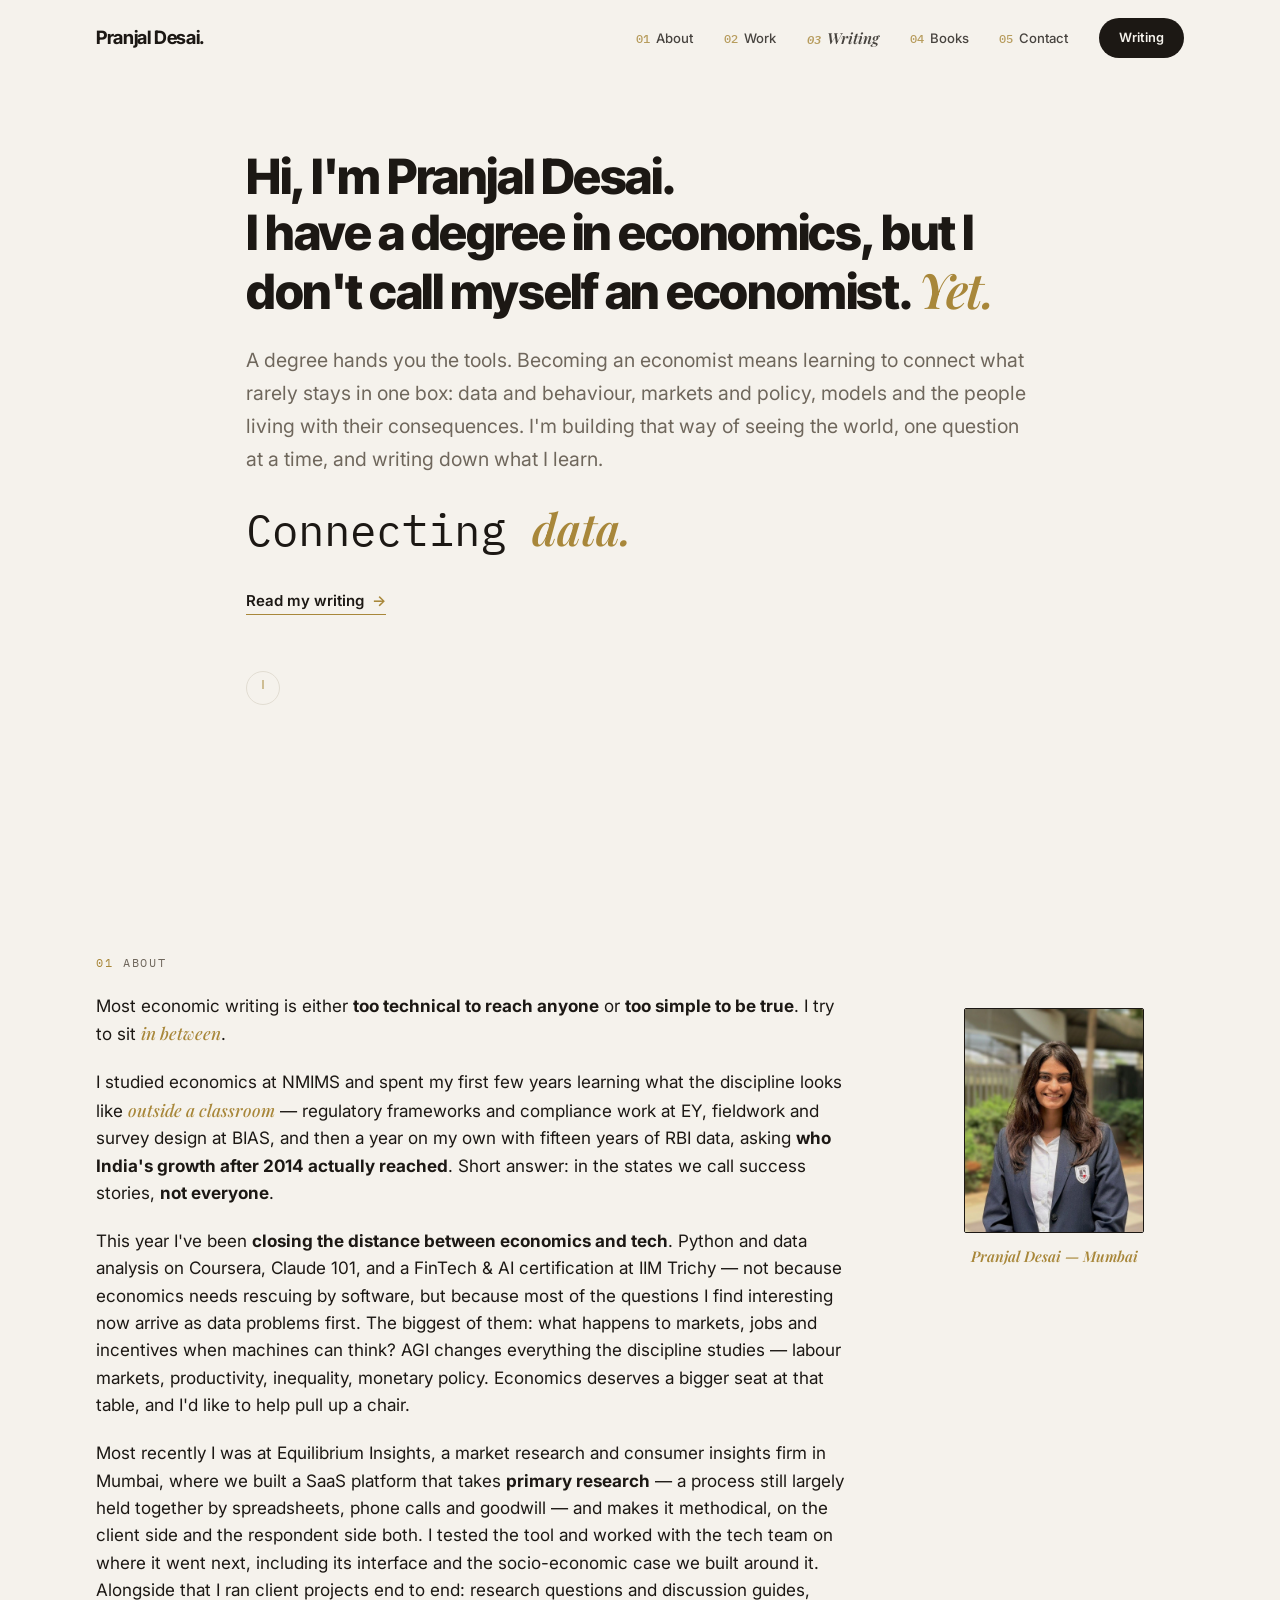
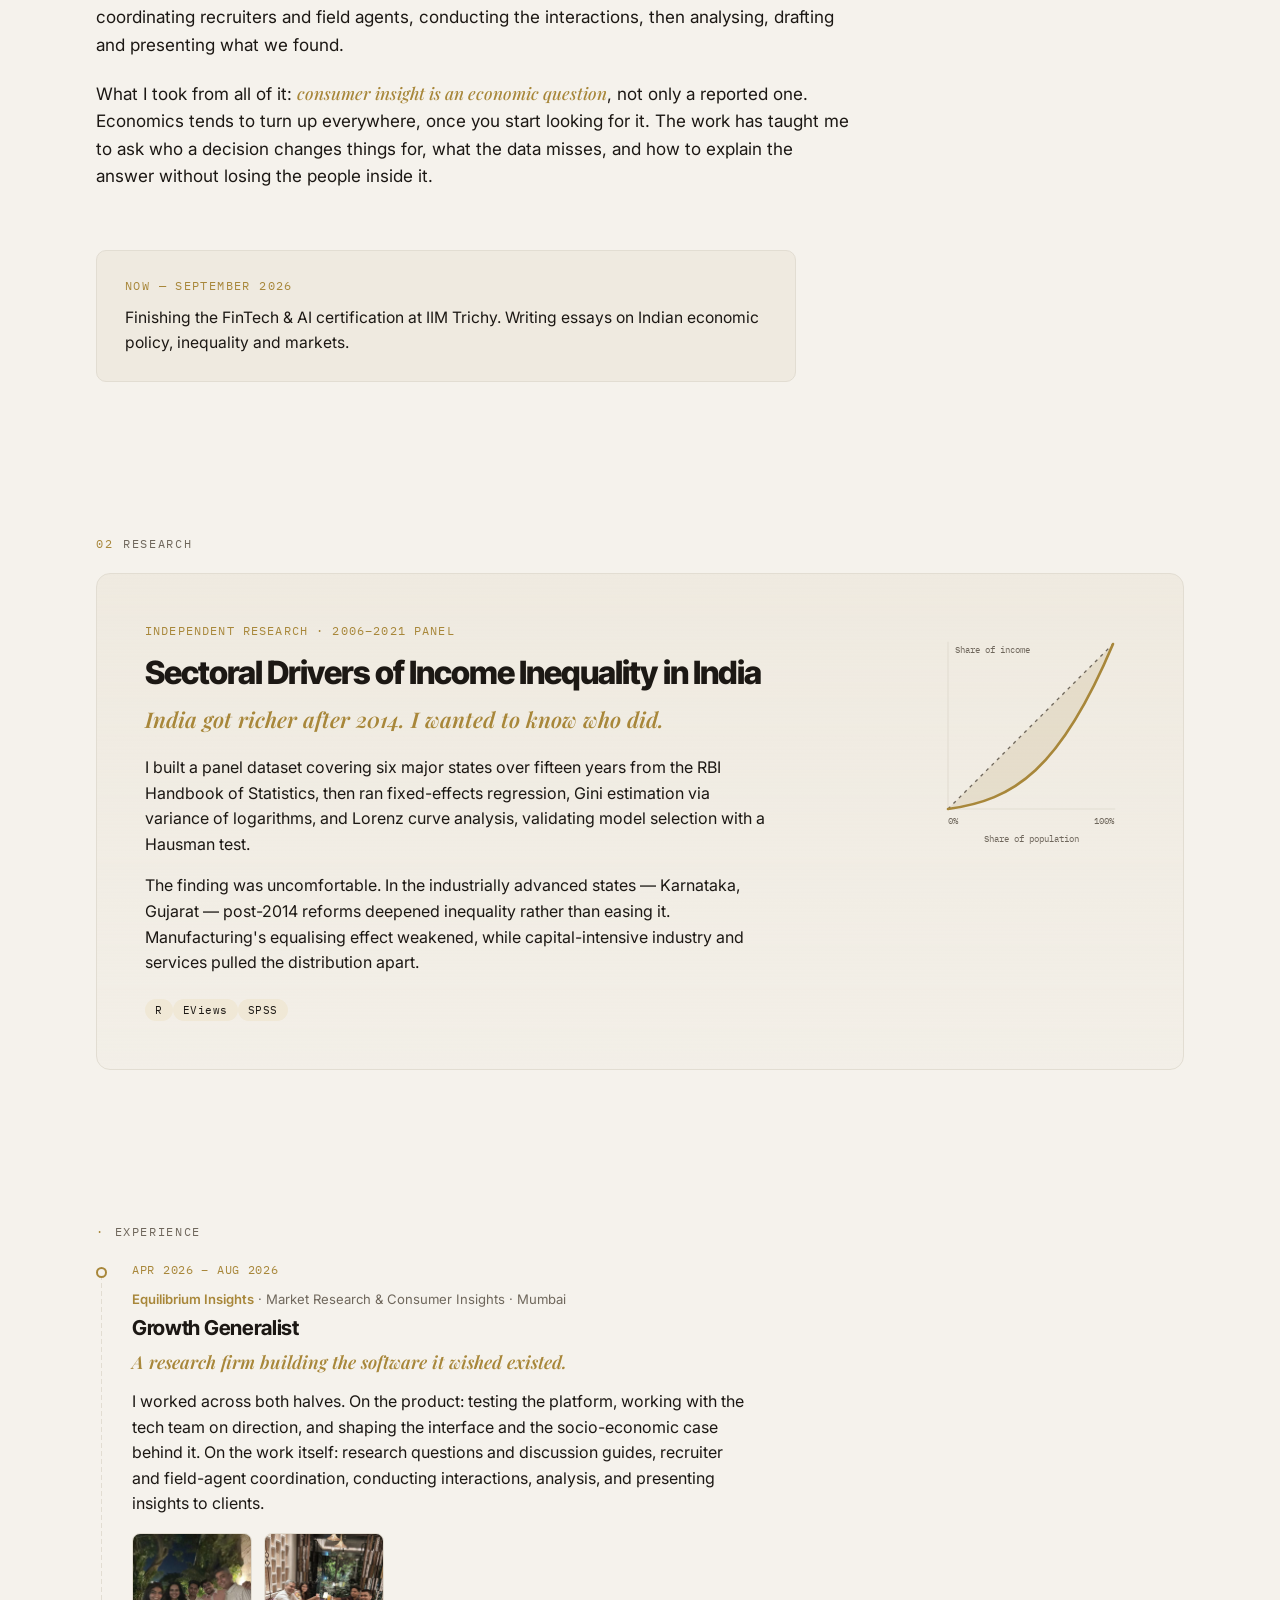
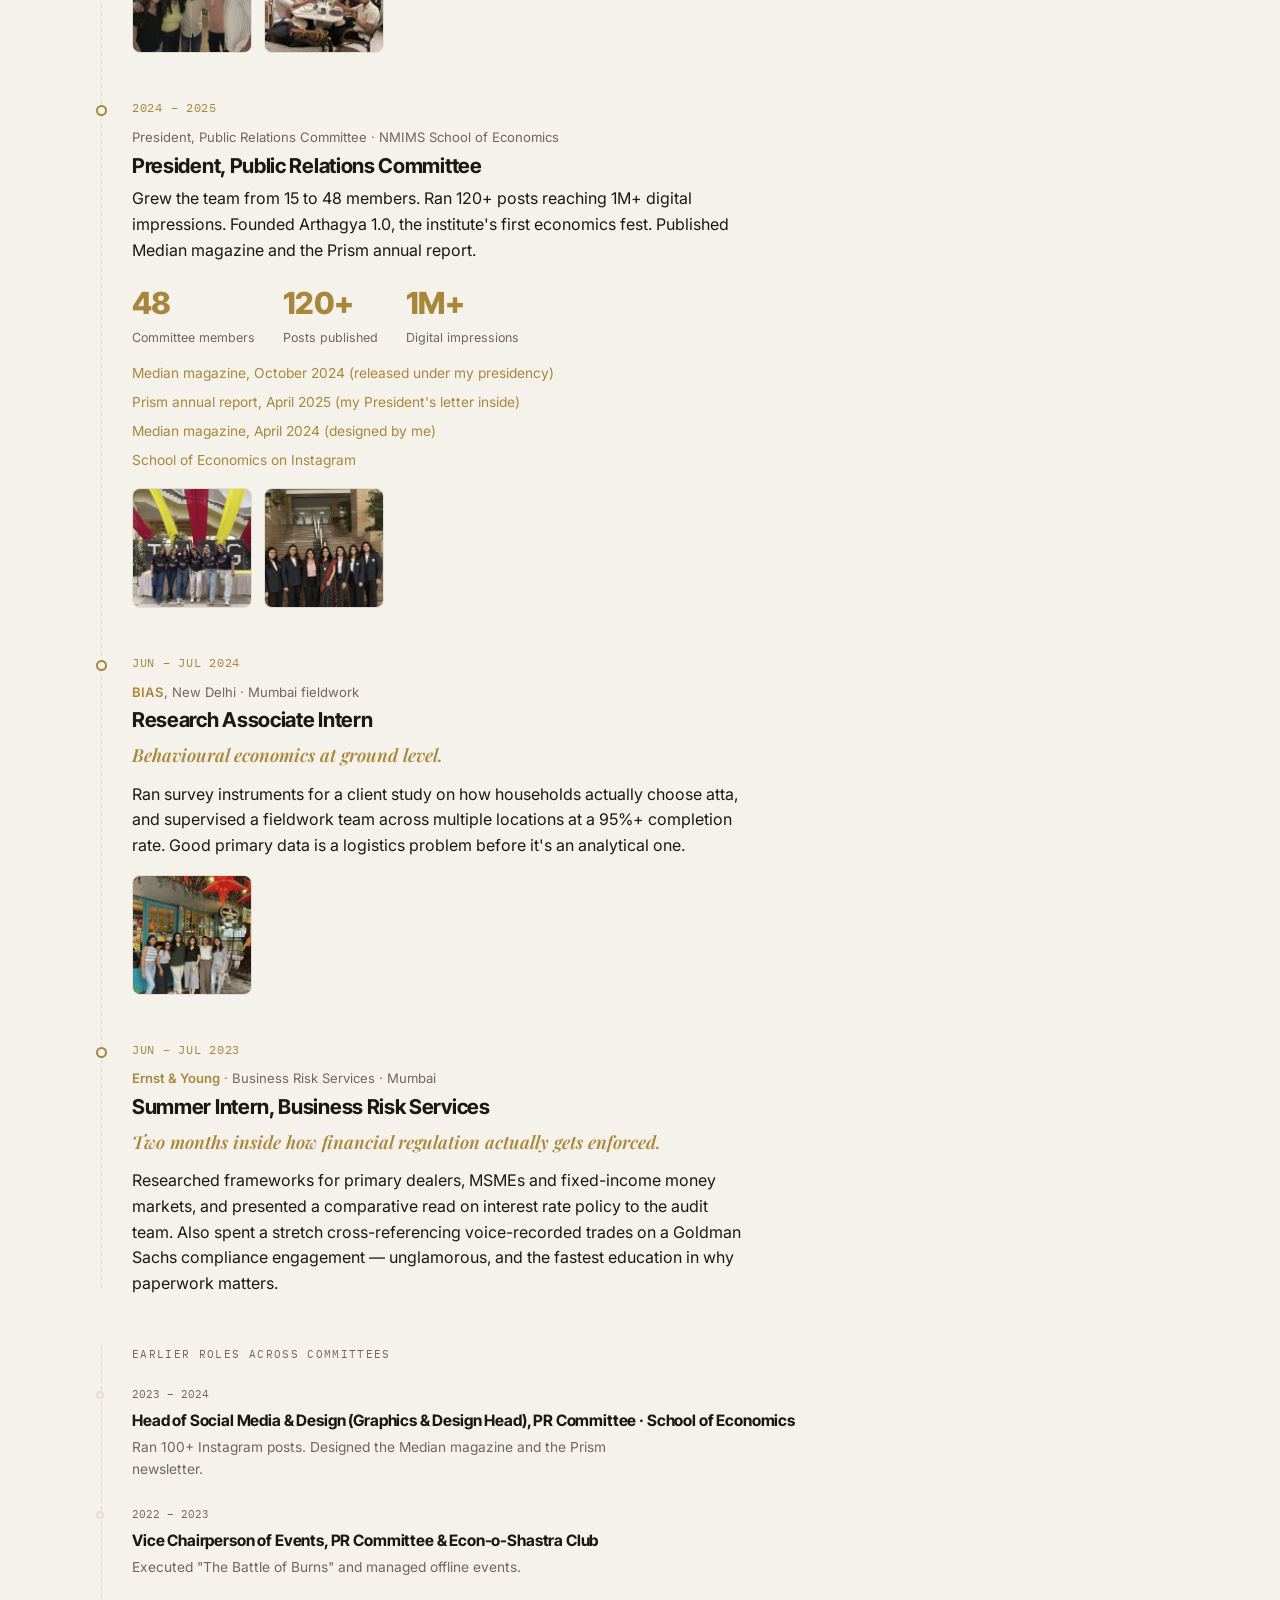
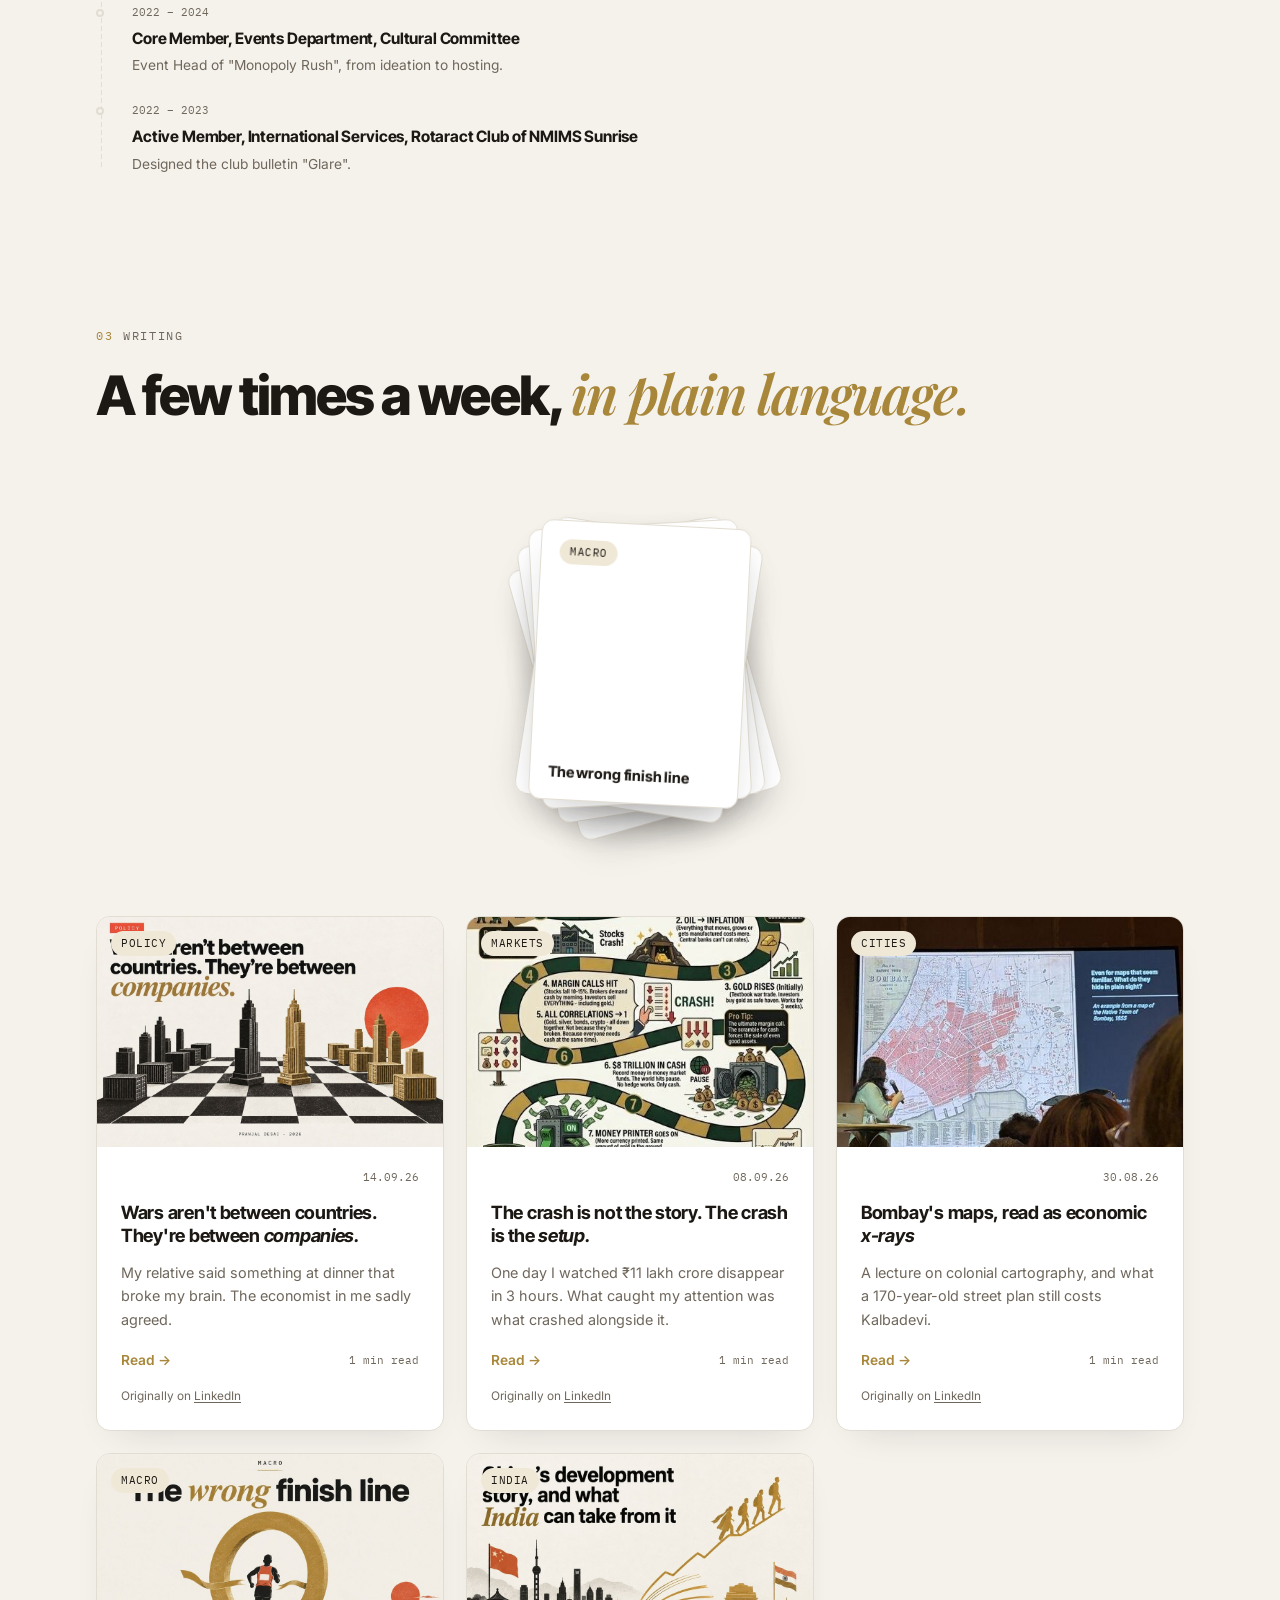
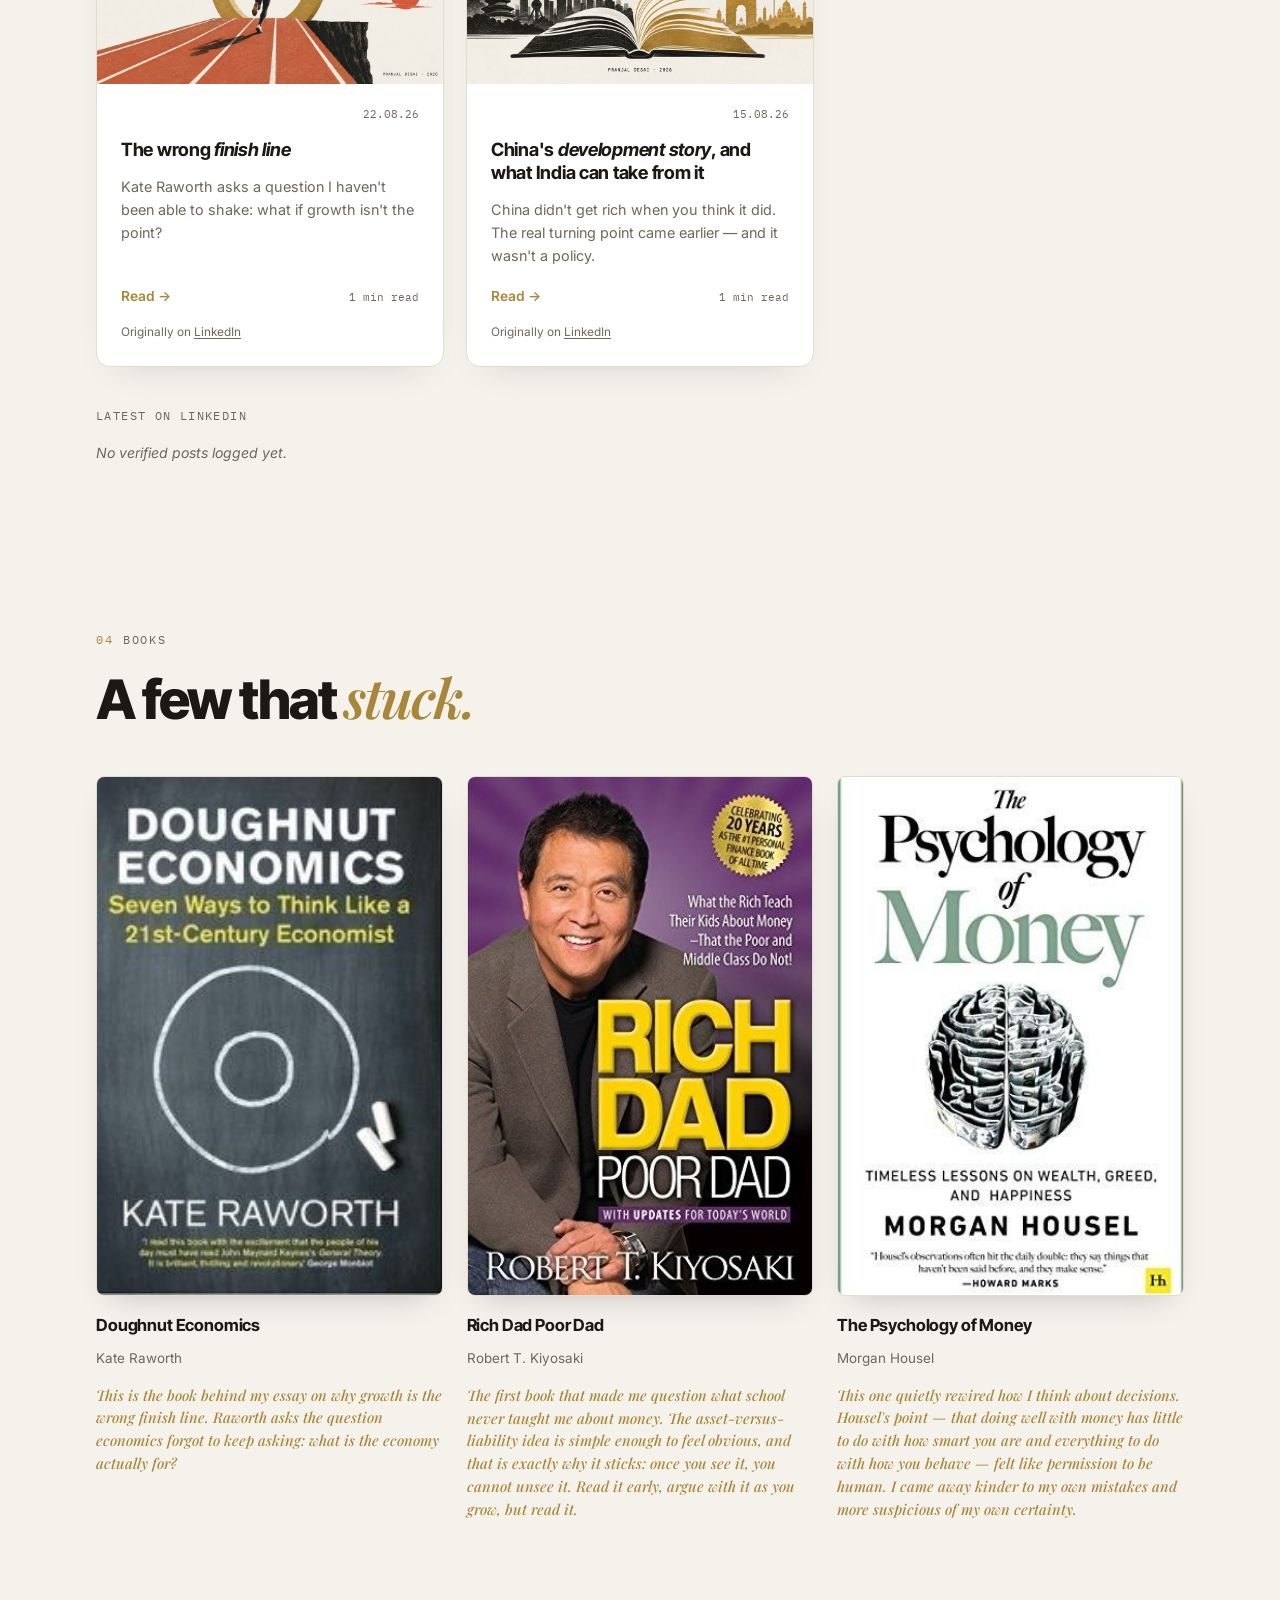
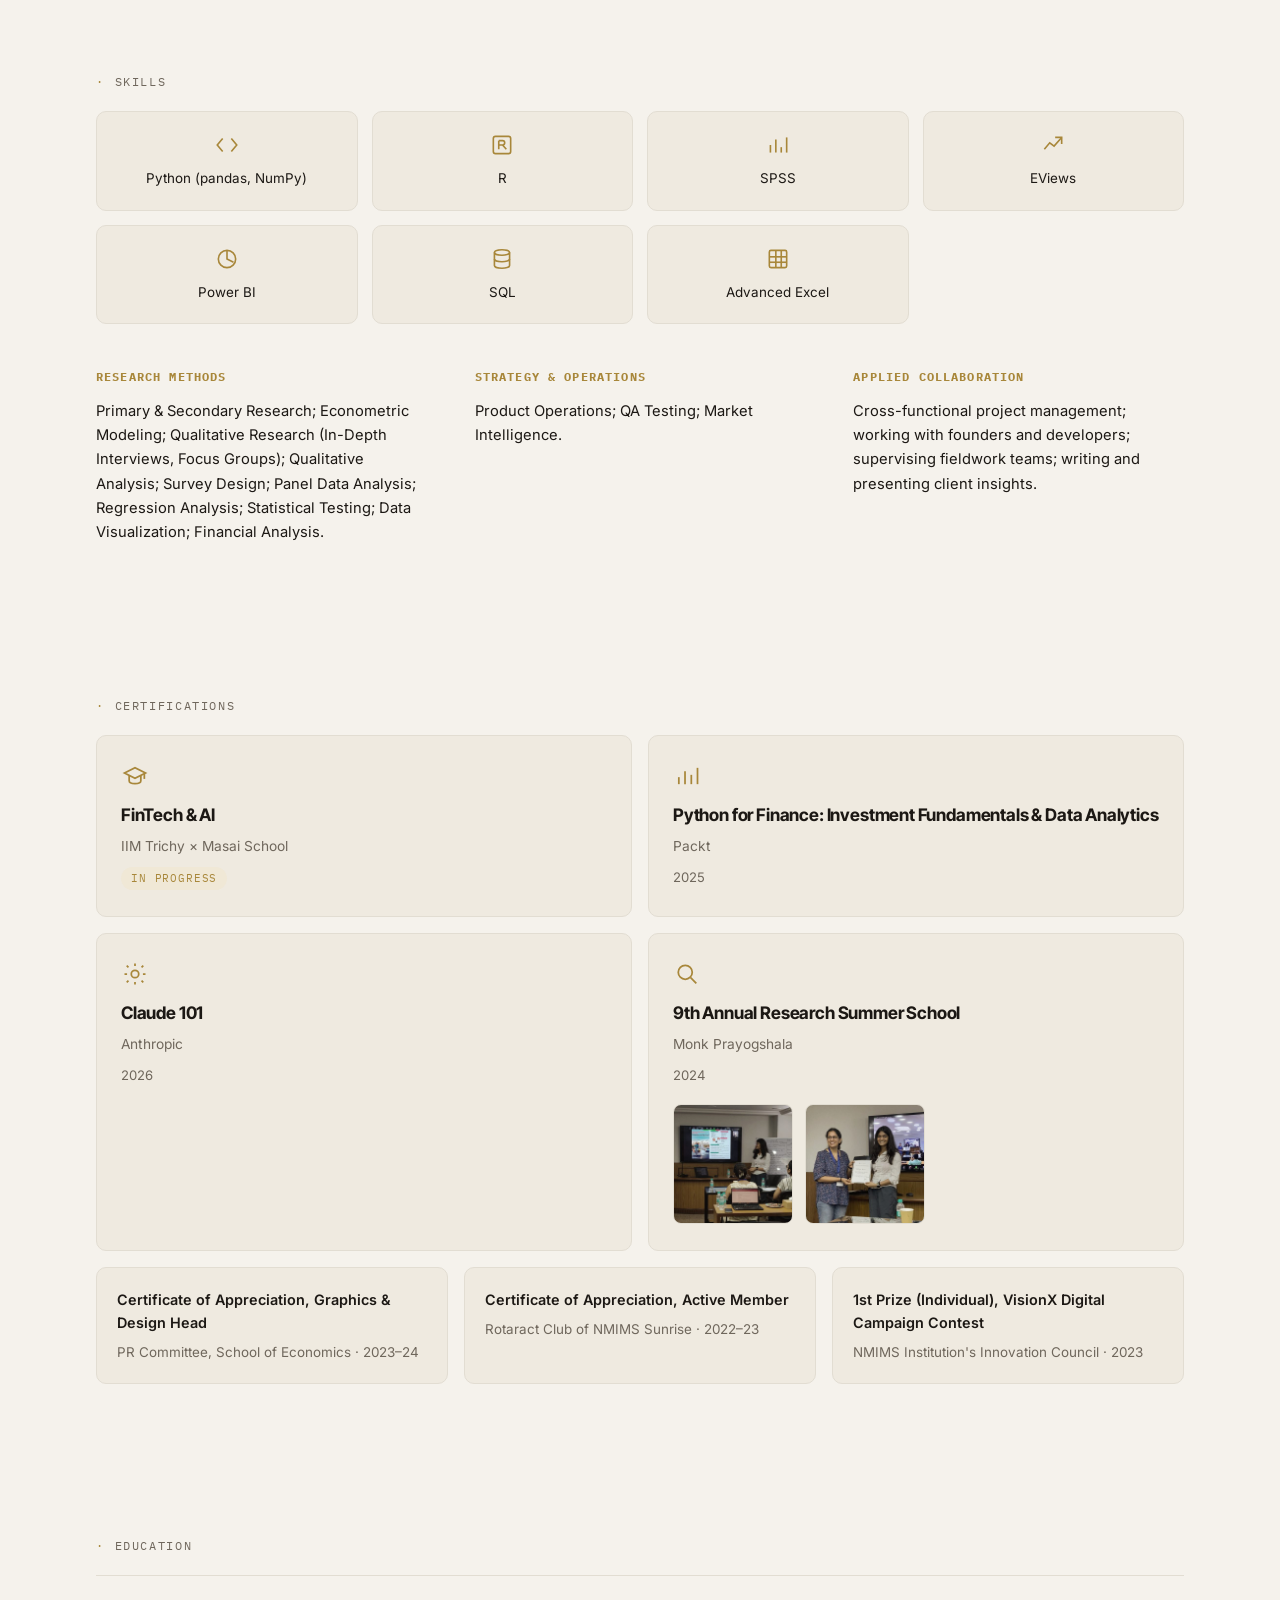
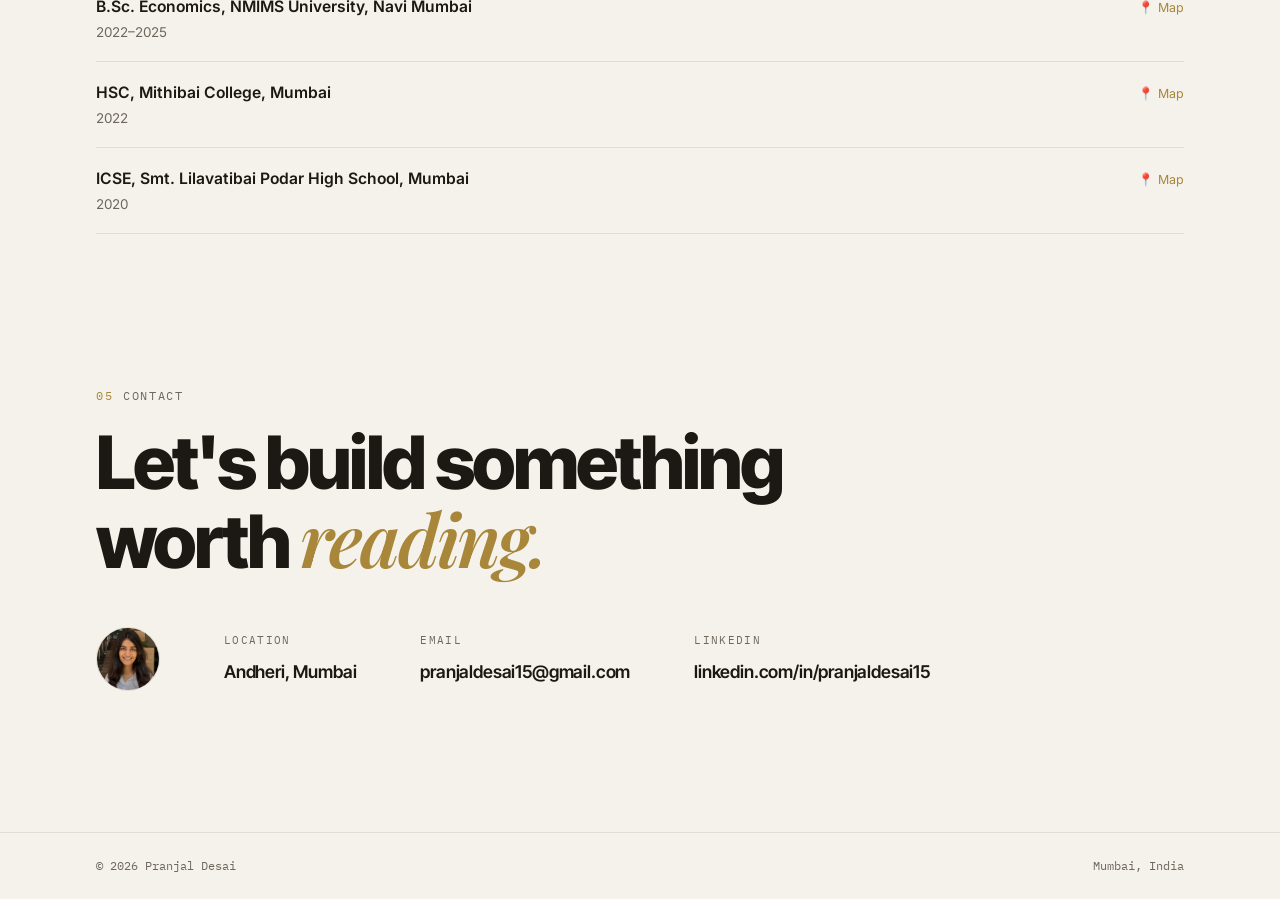
<file: index.html>
<!DOCTYPE html>
<html lang="en">
<head>
<meta charset="utf-8">
<meta name="viewport" content="width=device-width, initial-scale=1">
<title>Pranjal Desai — Not an economist. Yet.</title>
<meta name="description" content="I studied economics and write about Indian policy, inequality, markets and the choices behind the numbers. My work has taken me through research, data, fieldwork and product. I am learning to connect those views of the world and explain what I find in plain language.">
<meta property="og:title" content="Pranjal Desai — Not an economist. Yet.">
<meta property="og:description" content="Economics graduate in Mumbai. I write about Indian policy, inequality and markets, and how the numbers meet people's lives.">
<meta property="og:type" content="website">
<link rel="icon" href="data:image/svg+xml,%3Csvg xmlns='http://www.w3.org/2000/svg' viewBox='0 0 64 64'%3E%3Crect width='64' height='64' rx='14' fill='%231C1814'/%3E%3Ctext x='32' y='44' font-family='Georgia,serif' font-style='italic' font-weight='600' font-size='34' fill='%23A8873A' text-anchor='middle'%3EP.%3C/text%3E%3C/svg%3E">
<link rel="preconnect" href="https://fonts.googleapis.com">
<link rel="preconnect" href="https://fonts.gstatic.com" crossorigin>
<link href="https://fonts.googleapis.com/css2?family=IBM+Plex+Mono:wght@400;500&family=Inter+Tight:wght@700;800&family=Inter:wght@400;500;600&family=Playfair+Display:ital,wght@1,500;1,600&display=swap" rel="stylesheet">
<link rel="stylesheet" href="style.css">
</head>
<body>

<!-- ============ NAV ============ -->
<nav class="nav">
  <div class="wrap nav-in">
    <a class="wordmark" href="index.html">Pranjal Desai.</a>
    <div class="nav-links">
      <a href="#about"><span class="idx">01</span> About</a>
      <a href="#work"><span class="idx">02</span> Work</a>
      <a href="#writing" class="wr"><span class="idx">03</span> Writing</a>
      <a href="#books"><span class="idx">04</span> Books</a>
      <a href="#contact" class="keep-mobile"><span class="idx">05</span> Contact</a>
      <a href="#writing" class="nav-cta">Writing</a>
    </div>
  </div>
</nav>

<!-- ============ HERO (text-led, no photo, no hiring cues) ============ -->
<header class="hero">
  <div class="wrap hero-single">
    <h1 class="hero-line"><span class="line1">Hi, I'm Pranjal Desai.</span> I have a degree in economics, but I don't call myself an economist. <span class="acc-static">Yet.</span></h1>
    <p class="sub hero-line">A degree hands you the tools. Becoming an economist means learning to connect what rarely stays in one box: data and behaviour, markets and policy, models and the people living with their consequences. I'm building that way of seeing the world, one question at a time, and writing down what I learn.</p>
    <p class="connecting-line hero-line">Connecting <span class="acc" id="connect-word">data.</span></p>
    <div class="hero-actions hero-line">
      <a class="cta-link" href="#writing">Read my writing <span class="arrow">&rarr;</span></a>
    </div>
    <div class="scroll-ind hero-line" aria-hidden="true"></div>
  </div>
</header>

<!-- ============ ABOUT ============ -->
<section class="sec" id="about">
  <div class="wrap">
    <p class="eyebrow reveal"><span class="n">01</span><span class="t">About</span></p>

    <div class="about-grid">
      <div class="about-body reveal">
        <p>Most economic writing is either <strong>too technical to reach anyone</strong> or <strong>too simple to be true</strong>. I try to sit <em>in between</em>.</p>

        <p>I studied economics at NMIMS and spent my first few years learning what the discipline looks like <em>outside a classroom</em> — regulatory frameworks and compliance work at EY, fieldwork and survey design at BIAS, and then a year on my own with fifteen years of RBI data, asking <strong>who India's growth after 2014 actually reached</strong>. Short answer: in the states we call success stories, <strong>not everyone</strong>.</p>

        <p>This year I've been <strong>closing the distance between economics and tech</strong>. Python and data analysis on Coursera, Claude 101, and a FinTech &amp; AI certification at IIM Trichy — not because economics needs rescuing by software, but because most of the questions I find interesting now arrive as data problems first. The biggest of them: what happens to markets, jobs and incentives when machines can think? AGI changes everything the discipline studies — labour markets, productivity, inequality, monetary policy. Economics deserves a bigger seat at that table, and I'd like to help pull up a chair.</p>

        <p>Most recently I was at Equilibrium Insights, a market research and consumer insights firm in Mumbai, where we built a SaaS platform that takes <strong>primary research</strong> — a process still largely held together by spreadsheets, phone calls and goodwill — and makes it methodical, on the client side and the respondent side both. I tested the tool and worked with the tech team on where it went next, including its interface and the socio-economic case we built around it. Alongside that I ran client projects end to end: research questions and discussion guides, coordinating recruiters and field agents, conducting the interactions, then analysing, drafting and presenting what we found.</p>

        <p>What I took from all of it: <em>consumer insight is an economic question</em>, not only a reported one. Economics tends to turn up everywhere, once you start looking for it. The work has taught me to ask who a decision changes things for, what the data misses, and how to explain the answer without losing the people inside it.</p>
      </div>

      <figure class="about-portrait reveal">
        <div class="frame"><img src="assets/about-portrait.jpg" alt="Pranjal Desai"></div>
        <figcaption class="cap">Pranjal Desai &mdash; Mumbai</figcaption>
      </figure>
    </div>

    <div class="now-card reveal">
      <span class="k">Now — September 2026</span>
      <p>Finishing the FinTech &amp; AI certification at IIM Trichy. Writing essays on Indian economic policy, inequality and markets.</p>
    </div>
  </div>
</section>

<!-- ============ RESEARCH ============ -->
<section class="sec sec-tight" id="work">
  <div class="wrap">
    <p class="eyebrow reveal"><span class="n">02</span><span class="t">Research</span></p>

    <div class="research-card reveal" id="research">
      <div>
        <p class="kicker">Independent research &middot; 2006&ndash;2021 panel</p>
        <h3>Sectoral Drivers of Income Inequality in India</h3>
        <p class="hook">India got richer after 2014. I wanted to know who did.</p>
        <p class="body">I built a panel dataset covering six major states over fifteen years from the RBI Handbook of Statistics, then ran fixed-effects regression, Gini estimation via variance of logarithms, and Lorenz curve analysis, validating model selection with a Hausman test.</p>
        <p class="body">The finding was uncomfortable. In the industrially advanced states — Karnataka, Gujarat — post-2014 reforms deepened inequality rather than easing it. Manufacturing's equalising effect weakened, while capital-intensive industry and services pulled the distribution apart.</p>
        <div class="tags"><span class="tag">R</span><span class="tag">EViews</span><span class="tag">SPSS</span></div>
      </div>
      <div class="lorenz-wrap">
        <svg class="lorenz" viewBox="0 0 200 210" role="img" aria-label="Lorenz curve diagram showing the gap between perfect income equality and an unequal distribution.">
          <path class="gap" d="M30,170 L180,20 C132,134 90,162 30,170 Z"/>
          <line class="axis" x1="30" y1="170" x2="182" y2="170"/>
          <line class="axis" x1="30" y1="18"  x2="30"  y2="170"/>
          <path class="equality" d="M30,170 L180,20"/>
          <path class="curve" d="M30,170 C90,162 132,134 180,20"/>
          <text x="30" y="184">0%</text>
          <text x="163" y="184">100%</text>
          <text x="36" y="28">Share of income</text>
          <text x="106" y="200" text-anchor="middle">Share of population</text>
        </svg>
      </div>
    </div>
  </div>
</section>

<!-- ============ EXPERIENCE ============ -->
<section class="sec sec-tight">
  <div class="wrap">
    <p class="eyebrow reveal"><span class="n">&middot;</span><span class="t">Experience</span></p>

    <div class="timeline reveal">
      <div class="t-node reveal">
        <span class="when">APR 2026 &ndash; AUG 2026</span>
        <span class="who"><a class="wordmark-link" href="https://equilibriumnet.com/" target="_blank" rel="noopener">Equilibrium Insights</a> &middot; Market Research &amp; Consumer Insights &middot; Mumbai</span>
        <h3>Growth Generalist</h3>
        <p class="frame">A research firm building the software it wished existed.</p>
        <p class="detail">I worked across both halves. On the product: testing the platform, working with the tech team on direction, and shaping the interface and the socio-economic case behind it. On the work itself: research questions and discussion guides, recruiter and field-agent coordination, conducting interactions, analysis, and presenting insights to clients.</p>
        <div class="thumb-row">
          <img class="work-thumb" src="assets/work-equilibrium-dinner.jpg" alt="Equilibrium Insights team dinner, Mumbai">
          <img class="work-thumb" src="assets/work-equilibrium-night.jpg" alt="Equilibrium Insights team evening out, Mumbai">
        </div>
      </div>

      <div class="t-node reveal">
        <span class="when">2024 &ndash; 2025</span>
        <span class="who">President, Public Relations Committee &middot; NMIMS School of Economics</span>
        <h3>President, Public Relations Committee</h3>
        <p class="detail">Grew the team from 15 to 48 members. Ran 120+ posts reaching 1M+ digital impressions. Founded Arthagya 1.0, the institute's first economics fest. Published Median magazine and the Prism annual report.</p>
        <div class="count-row">
          <div class="count-item"><span class="num" data-from="15" data-to="48">15</span><span class="lbl">Committee members</span></div>
          <div class="count-item"><span class="num" data-to="120" data-suffix="+">0</span><span class="lbl">Posts published</span></div>
          <div class="count-item"><span class="num" data-to="1" data-suffix="M+">0</span><span class="lbl">Digital impressions</span></div>
        </div>
        <div class="link-row">
          <a href="https://drive.google.com/file/d/1PpDFoFjt6OBtM5zVk89cI4du34ML0tha/view" target="_blank" rel="noopener">Median magazine, October 2024 (released under my presidency)</a>
          <a href="https://drive.google.com/file/d/1CaauIp8QwvS237NeSx357eV8v-FO_4FR/view" target="_blank" rel="noopener">Prism annual report, April 2025 (my President's letter inside)</a>
          <a href="https://drive.google.com/file/d/1fmHxbbiKhejdcDk2En_heII3uRo-S0R-/view" target="_blank" rel="noopener">Median magazine, April 2024 (designed by me)</a>
          <a href="https://www.instagram.com/soe.nmims.navimumbai/" target="_blank" rel="noopener">School of Economics on Instagram</a>
        </div>
        <div class="thumb-row">
          <img class="work-thumb" src="assets/work-pr-arthagya.jpg" alt="Arthagya core team, campus courtyard">
          <img class="work-thumb" src="assets/work-pr-committee.jpg" alt="PR committee event, with faculty">
        </div>
      </div>

      <div class="t-node reveal">
        <span class="when">JUN &ndash; JUL 2024</span>
        <span class="who"><a class="wordmark-link" href="https://biasinc.in/" target="_blank" rel="noopener">BIAS</a>, New Delhi &middot; Mumbai fieldwork</span>
        <h3>Research Associate Intern</h3>
        <p class="frame">Behavioural economics at ground level.</p>
        <p class="detail">Ran survey instruments for a client study on how households actually choose atta, and supervised a fieldwork team across multiple locations at a 95%+ completion rate. Good primary data is a logistics problem before it's an analytical one.</p>
        <div class="thumb-row">
          <img class="work-thumb" src="assets/work-bias-cafe.jpg" alt="BIAS fieldwork team, Mumbai">
        </div>
      </div>

      <div class="t-node reveal">
        <span class="when">JUN &ndash; JUL 2023</span>
        <span class="who"><a class="wordmark-link" href="https://www.ey.com/" target="_blank" rel="noopener">Ernst &amp; Young</a> &middot; Business Risk Services &middot; Mumbai</span>
        <h3>Summer Intern, Business Risk Services</h3>
        <p class="frame">Two months inside how financial regulation actually gets enforced.</p>
        <p class="detail">Researched frameworks for primary dealers, MSMEs and fixed-income money markets, and presented a comparative read on interest rate policy to the audit team. Also spent a stretch cross-referencing voice-recorded trades on a Goldman Sachs compliance engagement — unglamorous, and the fastest education in why paperwork matters.</p>
      </div>
    </div>

    <div class="sub-timeline reveal">
      <p class="sub-label">Earlier roles across committees</p>
      <div class="sub-node">
        <span class="when">2023 &ndash; 2024</span>
        <h4>Head of Social Media &amp; Design (Graphics &amp; Design Head), PR Committee &middot; School of Economics</h4>
        <p>Ran 100+ Instagram posts. Designed the Median magazine and the Prism newsletter.</p>
      </div>
      <div class="sub-node">
        <span class="when">2022 &ndash; 2023</span>
        <h4>Vice Chairperson of Events, PR Committee &amp; Econ-o-Shastra Club</h4>
        <p>Executed "The Battle of Burns" and managed offline events.</p>
      </div>
      <div class="sub-node">
        <span class="when">2022 &ndash; 2024</span>
        <h4>Core Member, Events Department, Cultural Committee</h4>
        <p>Event Head of "Monopoly Rush", from ideation to hosting.</p>
      </div>
      <div class="sub-node">
        <span class="when">2022 &ndash; 2023</span>
        <h4>Active Member, International Services, Rotaract Club of NMIMS Sunrise</h4>
        <p>Designed the club bulletin "Glare".</p>
      </div>
    </div>
  </div>
</section>

<!-- ============ WRITING ============ -->
<section class="sec sec-tight" id="writing">
  <div class="wrap">
    <p class="eyebrow reveal"><span class="n">03</span><span class="t">Writing</span></p>
    <h2 class="h-sec reveal">A few times a week, <i>in plain language.</i></h2>

    <div class="fan-stage" id="fan-stage"></div>

    <div class="story-grid" id="story-grid"></div>

    <div class="li-posts-block reveal">
      <p class="li-posts-head">Latest on LinkedIn</p>
      <div id="li-posts"></div>
    </div>
  </div>
</section>

<!-- ============ BOOKS ============ -->
<section class="sec sec-tight" id="books">
  <div class="wrap">
    <p class="eyebrow reveal"><span class="n">04</span><span class="t">Books</span></p>
    <h2 class="h-sec reveal">A few that <i>stuck.</i></h2>
    <div class="book-grid reveal">
      <div class="book-card">
        <div class="book-cover-real"><img src="assets/book-doughnut-economics.jpg" alt="Doughnut Economics book cover"></div>
        <h4>Doughnut Economics</h4>
        <span class="by">Kate Raworth</span>
        <p class="note">This is the book behind my essay on why growth is the wrong finish line. Raworth asks the question economics forgot to keep asking: what is the economy actually for?</p>
      </div>
      <div class="book-card">
        <div class="book-cover-real"><img src="assets/book-rich-dad-poor-dad.jpg" alt="Rich Dad Poor Dad book cover"></div>
        <h4>Rich Dad Poor Dad</h4>
        <span class="by">Robert T. Kiyosaki</span>
        <p class="note">The first book that made me question what school never taught me about money. The asset-versus-liability idea is simple enough to feel obvious, and that is exactly why it sticks: once you see it, you cannot unsee it. Read it early, argue with it as you grow, but read it.</p>
      </div>
      <div class="book-card">
        <div class="book-cover-real"><img src="assets/book-psychology-of-money.jpg" alt="The Psychology of Money book cover"></div>
        <h4>The Psychology of Money</h4>
        <span class="by">Morgan Housel</span>
        <p class="note">This one quietly rewired how I think about decisions. Housel's point &mdash; that doing well with money has little to do with how smart you are and everything to do with how you behave &mdash; felt like permission to be human. I came away kinder to my own mistakes and more suspicious of my own certainty.</p>
      </div>
    </div>
  </div>
</section>

<!-- ============ SKILLS ============ -->
<section class="sec sec-tight">
  <div class="wrap">
    <p class="eyebrow reveal"><span class="n">&middot;</span><span class="t">Skills</span></p>

    <div class="tool-grid reveal">
      <div class="tool-item"><span class="tool-icon" aria-hidden="true"><svg viewBox="0 0 24 24" fill="none" stroke="currentColor" stroke-width="1.5"><polyline points="8 6 3 12 8 18"/><polyline points="16 6 21 12 16 18"/></svg></span><span class="tool-label">Python (pandas, NumPy)</span></div>
      <div class="tool-item"><span class="tool-icon" aria-hidden="true"><svg viewBox="0 0 24 24" fill="none" stroke="currentColor" stroke-width="1.5"><rect x="4" y="4" width="16" height="16" rx="2"/><path d="M9 8v8M9 8h3.5a2 2 0 0 1 0 4H9M12.5 12 16 16"/></svg></span><span class="tool-label">R</span></div>
      <div class="tool-item"><span class="tool-icon" aria-hidden="true"><svg viewBox="0 0 24 24" fill="none" stroke="currentColor" stroke-width="1.5"><line x1="5" y1="19" x2="5" y2="12"/><line x1="10" y1="19" x2="10" y2="7"/><line x1="15" y1="19" x2="15" y2="14"/><line x1="20" y1="19" x2="20" y2="5"/></svg></span><span class="tool-label">SPSS</span></div>
      <div class="tool-item"><span class="tool-icon" aria-hidden="true"><svg viewBox="0 0 24 24" fill="none" stroke="currentColor" stroke-width="1.5"><polyline points="4 16 9 10 13 13 20 5"/><polyline points="14 5 20 5 20 11"/></svg></span><span class="tool-label">EViews</span></div>
      <div class="tool-item"><span class="tool-icon" aria-hidden="true"><svg viewBox="0 0 24 24" fill="none" stroke="currentColor" stroke-width="1.5"><circle cx="12" cy="12" r="8"/><path d="M12 4v8l6 3"/></svg></span><span class="tool-label">Power BI</span></div>
      <div class="tool-item"><span class="tool-icon" aria-hidden="true"><svg viewBox="0 0 24 24" fill="none" stroke="currentColor" stroke-width="1.5"><ellipse cx="12" cy="6" rx="7" ry="2.5"/><path d="M5 6v12c0 1.4 3.1 2.5 7 2.5s7-1.1 7-2.5V6"/><path d="M5 12c0 1.4 3.1 2.5 7 2.5s7-1.1 7-2.5"/></svg></span><span class="tool-label">SQL</span></div>
      <div class="tool-item"><span class="tool-icon" aria-hidden="true"><svg viewBox="0 0 24 24" fill="none" stroke="currentColor" stroke-width="1.5"><rect x="4" y="4" width="16" height="16" rx="1.5"/><line x1="4" y1="10" x2="20" y2="10"/><line x1="4" y1="15" x2="20" y2="15"/><line x1="10" y1="4" x2="10" y2="20"/><line x1="15" y1="4" x2="15" y2="20"/></svg></span><span class="tool-label">Advanced Excel</span></div>
    </div>

    <div class="skill-groups reveal">
      <div class="skill-group">
        <h4>Research methods</h4>
        <p>Primary &amp; Secondary Research; Econometric Modeling; Qualitative Research (In-Depth Interviews, Focus Groups); Qualitative Analysis; Survey Design; Panel Data Analysis; Regression Analysis; Statistical Testing; Data Visualization; Financial Analysis.</p>
      </div>
      <div class="skill-group">
        <h4>Strategy &amp; operations</h4>
        <p>Product Operations; QA Testing; Market Intelligence.</p>
      </div>
      <div class="skill-group">
        <h4>Applied collaboration</h4>
        <p>Cross-functional project management; working with founders and developers; supervising fieldwork teams; writing and presenting client insights.</p>
      </div>
    </div>
  </div>
</section>

<!-- ============ CERTIFICATIONS (simple, non-clickable) ============ -->
<section class="sec sec-tight">
  <div class="wrap">
    <p class="eyebrow reveal"><span class="n">&middot;</span><span class="t">Certifications</span></p>
    <div class="cert-strip reveal">
      <div class="cert-card">
        <span class="cert-icon" aria-hidden="true"><svg viewBox="0 0 24 24" fill="none" stroke="currentColor" stroke-width="1.5"><path d="M3 9.5 12 5l9 4.5-9 4.5-9-4.5Z"/><path d="M7 11.5V16c0 1.4 2.2 2.5 5 2.5s5-1.1 5-2.5v-4.5"/><path d="M20 9.5v5"/></svg></span>
        <h4>FinTech &amp; AI</h4>
        <span class="issuer">IIM Trichy &times; Masai School</span>
        <span class="badge-progress">In progress</span>
      </div>
      <div class="cert-card">
        <span class="cert-icon" aria-hidden="true"><svg viewBox="0 0 24 24" fill="none" stroke="currentColor" stroke-width="1.5"><line x1="5" y1="19" x2="5" y2="13"/><line x1="10.3" y1="19" x2="10.3" y2="8"/><line x1="15.7" y1="19" x2="15.7" y2="11"/><line x1="21" y1="19" x2="21" y2="5"/></svg></span>
        <h4>Python for Finance: Investment Fundamentals &amp; Data Analytics</h4>
        <span class="issuer">Packt</span>
        <span class="yr">2025</span>
      </div>
      <div class="cert-card">
        <span class="cert-icon" aria-hidden="true"><svg viewBox="0 0 24 24" fill="none" stroke="currentColor" stroke-width="1.5"><path d="M12 3v2.2M12 18.8V21M4.9 4.9l1.5 1.5M17.6 17.6l1.5 1.5M3 12h2.2M18.8 12H21M4.9 19.1l1.5-1.5M17.6 6.4l1.5-1.5"/><circle cx="12" cy="12" r="3.2"/></svg></span>
        <h4>Claude 101</h4>
        <span class="issuer">Anthropic</span>
        <span class="yr">2026</span>
      </div>
      <div class="cert-card">
        <span class="cert-icon" aria-hidden="true"><svg viewBox="0 0 24 24" fill="none" stroke="currentColor" stroke-width="1.5"><circle cx="10.5" cy="10.5" r="6"/><line x1="15.1" y1="15.1" x2="20" y2="20"/></svg></span>
        <h4>9th Annual Research Summer School</h4>
        <span class="issuer">Monk Prayogshala</span>
        <span class="yr">2024</span>
        <div class="thumb-row">
          <img class="work-thumb" src="assets/cert-monk-presenting.jpg" alt="Presenting a research study at Monk Prayogshala">
          <img class="work-thumb" src="assets/cert-monk-handover.jpg" alt="Certificate handover at Monk Prayogshala">
        </div>
      </div>
    </div>

    <div class="award-row reveal">
      <div class="award-card">
        <span class="t1">Certificate of Appreciation, Graphics &amp; Design Head</span>
        <span class="t2">PR Committee, School of Economics &middot; 2023&ndash;24</span>
      </div>
      <div class="award-card">
        <span class="t1">Certificate of Appreciation, Active Member</span>
        <span class="t2">Rotaract Club of NMIMS Sunrise &middot; 2022&ndash;23</span>
      </div>
      <div class="award-card">
        <span class="t1">1st Prize (Individual), VisionX Digital Campaign Contest</span>
        <span class="t2">NMIMS Institution's Innovation Council &middot; 2023</span>
      </div>
    </div>
  </div>
</section>

<!-- ============ EDUCATION (simple, static) ============ -->
<section class="sec sec-tight">
  <div class="wrap">
    <p class="eyebrow reveal"><span class="n">&middot;</span><span class="t">Education</span></p>
    <div class="edu-grid reveal" style="grid-template-columns:1fr">
      <div class="edu-col">
        <div class="edu-card">
          <div class="row1">
            <span class="t1"><a href="https://navimumbai.nmims.edu/" target="_blank" rel="noopener">B.Sc. Economics, NMIMS University, Navi Mumbai</a></span>
            <a class="pin" href="https://www.google.com/maps/search/?api=1&query=NMIMS+Navi+Mumbai" target="_blank" rel="noopener">&#128205; Map</a>
          </div>
          <div class="t2">2022&ndash;2025</div>
        </div>
        <div class="edu-card">
          <div class="row1">
            <span class="t1"><a href="https://mithibai.ac.in/" target="_blank" rel="noopener">HSC, Mithibai College, Mumbai</a></span>
            <a class="pin" href="https://www.google.com/maps/search/?api=1&query=Mithibai+College+Mumbai" target="_blank" rel="noopener">&#128205; Map</a>
          </div>
          <div class="t2">2022</div>
        </div>
        <div class="edu-card">
          <div class="row1">
            <span class="t1"><a href="https://lilavatibaipodarschool.com/" target="_blank" rel="noopener">ICSE, Smt. Lilavatibai Podar High School, Mumbai</a></span>
            <a class="pin" href="https://www.google.com/maps/search/?api=1&query=Smt+Lilavatibai+Podar+High+School+Mumbai" target="_blank" rel="noopener">&#128205; Map</a>
          </div>
          <div class="t2">2020</div>
        </div>
      </div>
    </div>
  </div>
</section>

<!-- ============ CONTACT ============ -->
<section class="sec sec-tight contact-sec" id="contact">
  <div class="wrap">
    <p class="eyebrow reveal"><span class="n">05</span><span class="t">Contact</span></p>
    <h2 class="reveal">Let's build something worth <i>reading.</i></h2>
    <div class="contact-row reveal">
      <div class="contact-avatar"><img src="assets/contact-photo.jpg" alt="Pranjal Desai"></div>
      <div class="contact-item"><span class="k">Location</span><span class="v">Andheri, Mumbai</span></div>
      <div class="contact-item"><span class="k">Email</span><a class="v" href="mailto:pranjaldesai15@gmail.com">pranjaldesai15@gmail.com</a></div>
      <div class="contact-item"><span class="k">LinkedIn</span><a class="v" href="https://linkedin.com/in/pranjaldesai15" target="_blank" rel="noopener">linkedin.com/in/pranjaldesai15</a></div>
    </div>
  </div>
</section>

<footer>
  <div class="wrap" style="display:flex;justify-content:space-between;flex-wrap:wrap;gap:10px;width:100%">
    <span>&copy; <span id="year">2026</span> Pranjal Desai</span>
    <span>Mumbai, India</span>
  </div>
</footer>

<script src="posts.js"></script>
<script src="main.js"></script>
</body>
</html>
</file>
<file: style.css>
/* ================================================================
   Pranjal Desai — "The Editor"
   Off-white canvas · near-black ink · muted brass gold · huge type
   ================================================================ */

:root{
  --bg:        #F5F2EC;
  --ink:       #1C1814;
  --gold:      #A8873A;
  --gold-dk:   #8C6F2E;
  --muted:     #6F675C;
  --hair:      #E2DDD2;
  --card:      #EFEAE0;
  --chip:      #F0E8D6;
  --white:     #FFFFFF;

  --f-head: "Inter Tight", "Archivo", -apple-system, sans-serif;
  --f-accent: "Playfair Display", Georgia, serif;
  --f-body: "Inter", -apple-system, BlinkMacSystemFont, "Segoe UI", sans-serif;
  --f-mono: "IBM Plex Mono", "Space Mono", monospace;

  --wrap: 1200px;
  --gut: clamp(20px, 5vw, 56px);
  --sec-pad: clamp(72px, 11vw, 160px);
}

*,*::before,*::after{ box-sizing:border-box; }
html{ scroll-behavior:smooth; -webkit-text-size-adjust:100%; }

body{
  margin:0;
  background:var(--bg);
  color:var(--ink);
  font-family:var(--f-body);
  font-size:16px;
  line-height:1.6;
  -webkit-font-smoothing:antialiased;
}

img{ max-width:100%; display:block; }
a{ color:inherit; text-decoration:none; }

:focus-visible{ outline:2px solid var(--gold); outline-offset:3px; }

::selection{ background:var(--gold); color:var(--bg); }

/* ---------------------------------------------------------------
   Layout primitives
   --------------------------------------------------------------- */
.wrap{ width:100%; max-width:var(--wrap); margin-inline:auto; padding-inline:var(--gut); }
.sec{ padding-block:var(--sec-pad); }
.sec-tight{ padding-top:0; }

.hair{
  height:1px; background:var(--hair); border:0; margin:0;
  transform-origin:left; transform:scaleX(0);
}
.hair.in{ transition:transform 1s cubic-bezier(.4,0,.2,1); transform:scaleX(1); }

.eyebrow{
  font-family:var(--f-mono);
  font-size:.72rem;
  letter-spacing:.14em;
  text-transform:uppercase;
  color:var(--gold);
  display:flex;
  align-items:baseline;
  gap:10px;
  margin-bottom:20px;
}
.eyebrow .n{ color:var(--gold); }
.eyebrow .t{ color:var(--muted); }

h2.h-sec{
  font-family:var(--f-head);
  font-weight:800;
  font-size:clamp(2.1rem, 4.6vw, 3.4rem);
  letter-spacing:-0.035em;
  line-height:1.02;
  margin:0 0 48px;
}
h2.h-sec i{ font-family:var(--f-accent); font-style:italic; font-weight:600; color:var(--gold); }

/* ---------------------------------------------------------------
   Nav
   --------------------------------------------------------------- */
.nav{
  position:sticky; top:0; z-index:80;
  background:transparent;
  border-bottom:1px solid transparent;
  transition:background .35s ease, border-color .35s ease, backdrop-filter .35s ease;
}
.nav.scrolled{
  background:rgba(245,242,236,.86);
  backdrop-filter:blur(10px); -webkit-backdrop-filter:blur(10px);
  border-bottom-color:var(--hair);
}
.nav-in{ display:flex; align-items:center; justify-content:space-between; height:76px; gap:20px; }
.wordmark{
  font-family:var(--f-head); font-weight:700; font-size:1.15rem; letter-spacing:-0.02em;
}
.nav-links{ display:flex; align-items:center; gap:clamp(14px,2.4vw,32px); }
.nav-links a{
  font-size:.82rem; font-weight:500; color:var(--ink); opacity:.8;
  display:flex; align-items:baseline; gap:6px;
  transition:opacity .2s;
}
.nav-links a:hover{ opacity:1; }
.nav-links a .idx{ font-family:var(--f-mono); font-size:.72rem; color:var(--gold); }
.nav-links a.wr{ font-family:var(--f-accent); font-style:italic; font-weight:600; font-size:.95rem; }
.nav-links a.nav-cta{
  font-size:.8rem; font-weight:600;
  background:var(--ink); color:var(--bg); opacity:1;
  padding:10px 20px; border-radius:999px;
  white-space:nowrap;
  transition:background .2s, transform .2s, opacity .2s;
}
.nav-links a.nav-cta:hover{ background:var(--gold-dk); color:var(--bg); opacity:1; transform:translateY(-1px); }
.nav-links a.nav-cta:focus-visible{ outline:2px solid var(--gold); outline-offset:3px; }

@media (max-width:780px){
  .nav-links a:not(.nav-cta):not(.wr){ display:none; }
  .nav-links a.wr{ display:flex; }
}

/* ---------------------------------------------------------------
   Hero
   --------------------------------------------------------------- */
.hero{ padding-top:clamp(48px,7vw,72px); padding-bottom:clamp(56px,8vw,96px); position:relative; }
.hero-single{ max-width:900px; }
.hero-line{
  opacity:0; transform:translateY(24px);
  transition:opacity .6s ease-out, transform .6s ease-out;
}
.hero-line.in{ opacity:1; transform:none; }

.hero-name{
  font-family:var(--f-mono); font-size:.78rem; letter-spacing:.16em; text-transform:uppercase;
  color:var(--muted); margin:0 0 22px;
}
.hero h1{
  font-family:var(--f-head); font-weight:800;
  font-size:clamp(2rem, 3.8vw, 3.3rem);
  line-height:1.15; letter-spacing:-0.03em;
  margin:0 0 24px;
}
.hero h1 .line1{ display:block; white-space:nowrap; }
@media (max-width:640px){
  .hero h1 .line1{ display:inline; white-space:normal; }
}
.hero h1 .acc-static{
  font-family:var(--f-accent); font-style:italic; font-weight:600;
  color:var(--gold);
}
.hero p.sub{
  font-size:clamp(1.02rem,1.9vw,1.22rem); color:var(--muted);
  line-height:1.7;
  max-width:68ch; margin:0 0 26px;
}
.connecting-line{
  font-family:var(--f-mono); color:var(--ink);
  font-size:clamp(26px, 4.4vw, 44px);
  line-height:1.2;
  margin:0 0 32px;
}
.connecting-line .acc{
  font-family:var(--f-accent); font-style:italic; font-weight:600;
  color:var(--gold); display:inline-block; min-width:1px;
  transition:opacity .4s ease;
}
.connecting-line .acc.fading{ opacity:0; }
.hero-actions{ display:flex; align-items:center; gap:20px; flex-wrap:wrap; margin-bottom:26px; }
.cta-link{
  font-weight:600; font-size:.94rem; color:var(--ink);
  display:inline-flex; align-items:center; gap:8px;
  position:relative; padding-bottom:2px;
}
.cta-link::after{
  content:""; position:absolute; left:0; bottom:0; height:1px; width:100%;
  background:var(--gold); transform:scaleX(1); transform-origin:left;
}
.cta-link:hover .arrow{ transform:translateX(4px); }
.cta-link .arrow{ transition:transform .2s ease; color:var(--gold); }

.scroll-ind{
  display:flex; flex-direction:column; align-items:center; gap:8px;
  width:34px; height:34px; border-radius:50%; border:1px solid var(--hair);
  margin:56px 0 0; position:relative;
  animation:bob 2.4s ease-in-out infinite;
}
.scroll-ind::after{
  content:""; width:1px; height:9px; background:var(--gold);
  position:absolute; top:8px; left:50%; transform:translateX(-50%);
}
@keyframes bob{ 0%,100%{ transform:translateY(0);} 50%{ transform:translateY(6px);} }

/* ---------------------------------------------------------------
   About portrait
   --------------------------------------------------------------- */
.about-grid{ display:grid; grid-template-columns:1fr 260px; gap:clamp(32px,6vw,72px); align-items:start; }
.about-portrait{ justify-self:end; text-align:center; }
.about-portrait .frame{
  border:1px solid var(--ink); border-radius:2px; overflow:hidden; width:100%;
}
.about-portrait img{ width:100%; aspect-ratio:4/5; object-fit:cover; display:block; }
.about-portrait .cap{
  font-family:var(--f-accent); font-style:italic; font-weight:600; color:var(--gold);
  font-size:.92rem; margin-top:12px;
}
@media (max-width:820px){
  .about-grid{ grid-template-columns:1fr; }
  .about-portrait{ justify-self:start; max-width:220px; order:-1; margin-bottom:8px; }
}

/* ---------------------------------------------------------------
   About
   --------------------------------------------------------------- */
.about-body{ max-width:70ch; font-size:1.07rem; color:var(--ink); }
.about-body p{ margin:0 0 1.2em; }
.about-body strong{ font-weight:700; }
.about-body em{
  font-family:var(--f-accent); font-style:italic; font-weight:500;
  color:var(--gold);
}

.now-card{
  margin-top:40px; max-width:70ch;
  background:var(--card); border-radius:10px;
  padding:26px 28px; border:1px solid var(--hair);
}
.now-card .k{
  font-family:var(--f-mono); font-size:.72rem; letter-spacing:.12em; text-transform:uppercase;
  color:var(--gold); display:block; margin-bottom:10px;
}
.now-card p{ margin:0; font-size:.98rem; }

/* ---------------------------------------------------------------
   Selected work + research
   --------------------------------------------------------------- */
.work-list{ display:flex; flex-direction:column; }
.work-row{
  display:grid; grid-template-columns:56px 1fr auto;
  align-items:start; gap:20px;
  padding-block:28px; border-top:1px solid var(--hair);
}
.work-list .work-row:last-child{ border-bottom:1px solid var(--hair); }
.work-row .idx{ font-family:var(--f-mono); font-size:.85rem; color:var(--gold); padding-top:4px; }
.work-row h3{
  font-family:var(--f-head); font-weight:700; font-size:1.24rem; letter-spacing:-0.015em;
  margin:0 0 6px;
}
.work-row p{ margin:0 0 12px; color:var(--muted); max-width:60ch; }
.work-row .tags{ display:flex; gap:8px; flex-wrap:wrap; }
.tag{
  font-family:var(--f-mono); font-size:.68rem; letter-spacing:.05em;
  padding:4px 10px; border-radius:999px; background:var(--chip); color:var(--ink);
}
.work-row .go{
  font-weight:600; font-size:.88rem; color:var(--gold); white-space:nowrap;
  padding-top:4px; position:relative;
}
.work-row .go::after{
  content:""; position:absolute; left:0; bottom:-2px; width:100%; height:1px;
  background:var(--gold); transform:scaleX(0); transform-origin:left; transition:transform .25s ease;
}
.work-row:hover .go::after{ transform:scaleX(1); }

/* research highlight card */
.research-card{
  margin-top:12px;
  background:linear-gradient(180deg, var(--card), rgba(239,234,224,.4));
  border:1px solid var(--hair); border-radius:14px;
  padding:clamp(28px,4vw,48px);
  display:grid; grid-template-columns:1fr auto; gap:32px; align-items:start;
}
.research-card .kicker{
  font-family:var(--f-mono); font-size:.72rem; letter-spacing:.1em; text-transform:uppercase;
  color:var(--gold); margin:0 0 14px;
}
.research-card h3{
  font-family:var(--f-head); font-weight:800; font-size:clamp(1.5rem,3vw,2rem);
  letter-spacing:-0.03em; line-height:1.12; margin:0 0 12px;
}
.research-card .hook{
  font-family:var(--f-accent); font-style:italic; font-weight:600; color:var(--gold);
  font-size:1.35rem; margin:0 0 18px;
}
.research-card p.body{ color:var(--ink); max-width:62ch; margin:0 0 1em; }
.research-card .tags{ margin-top:20px; }

.lorenz-wrap{ width:220px; }
.lorenz text{ font-family:var(--f-mono); font-size:8px; fill:var(--muted); }
.lorenz .axis{ stroke:var(--hair); stroke-width:1; }
.lorenz .equality{ stroke:var(--muted); stroke-width:1.2; stroke-dasharray:3 4; fill:none; }
.lorenz .curve{
  stroke:var(--gold); stroke-width:2.4; fill:none; stroke-linecap:round;
  stroke-dasharray:340; stroke-dashoffset:340;
}
.lorenz.drawn .curve{ animation:draw 1.8s cubic-bezier(.4,0,.2,1) forwards; }
.lorenz .gap{ fill:var(--gold); opacity:0; }
.lorenz.drawn .gap{ animation:fadein .9s ease .9s forwards; }
@keyframes draw{ to{ stroke-dashoffset:0; } }
@keyframes fadein{ to{ opacity:.14; } }

@media (max-width:820px){
  .research-card{ grid-template-columns:1fr; }
  .lorenz-wrap{ width:180px; }
}

/* ---------------------------------------------------------------
   Work / certification thumbnails — plain, always-visible photos
   --------------------------------------------------------------- */
.work-thumb{
  width:120px; height:120px; border-radius:8px;
  border:1px solid var(--hair); background:var(--card);
  object-fit:cover; display:block;
}

/* ---------------------------------------------------------------
   Experience timeline
   --------------------------------------------------------------- */
.timeline{ position:relative; padding-left:36px; }
.timeline::before{
  content:""; position:absolute; left:5px; top:6px; bottom:6px; width:1px;
  background-image:linear-gradient(var(--hair) 60%, transparent 0%);
  background-size:1px 8px; background-repeat:repeat-y;
  transform:scaleY(0); transform-origin:top;
  transition:transform 1.4s cubic-bezier(.4,0,.2,1);
}
.timeline.drawn::before{ transform:scaleY(1); }

.t-node{ position:relative; padding-bottom:46px; }
.t-node:last-child{ padding-bottom:0; }
.t-node::before{
  content:""; position:absolute; left:-36px; top:6px; width:11px; height:11px;
  border-radius:50%; background:var(--bg); border:2px solid var(--gold);
}
.t-node .when{
  font-family:var(--f-mono); font-size:.74rem; letter-spacing:.06em; color:var(--gold);
  display:block; margin-bottom:6px;
}
.t-node .who{ font-size:.82rem; color:var(--muted); margin-bottom:10px; }
.t-node h3{
  font-family:var(--f-head); font-weight:700; font-size:1.28rem; letter-spacing:-0.015em;
  margin:0 0 4px;
}
.t-node .frame{
  font-family:var(--f-accent); font-style:italic; font-weight:600; color:var(--gold);
  font-size:1.12rem; margin:0 0 12px;
}
.t-node p.detail{ margin:0 0 .8em; max-width:62ch; color:var(--ink); }
.t-node p.detail:last-child{ margin-bottom:0; }

.count-row{ display:flex; gap:28px; margin-top:16px; flex-wrap:wrap; }
.count-item{ display:flex; flex-direction:column; }
.count-item .num{
  font-family:var(--f-head); font-weight:800; font-size:1.9rem; letter-spacing:-0.02em; color:var(--gold);
}
.count-item .lbl{ font-size:.78rem; color:var(--muted); }

/* organisation wordmark link, next to a t-node's who-line */
.wordmark-link{
  color:var(--gold); font-weight:600; position:relative; padding-bottom:1px;
}
.wordmark-link::after{
  content:""; position:absolute; left:0; bottom:-1px; width:100%; height:1px; background:var(--gold);
  transform:scaleX(0); transform-origin:left; transition:transform .2s ease;
}
.wordmark-link:hover::after{ transform:scaleX(1); }

/* small gold link row under a node (magazines, instagram, etc.) */
.link-row{ display:flex; flex-direction:column; gap:6px; margin-top:14px; }
.link-row a{
  font-size:.86rem; color:var(--gold); position:relative; width:fit-content; padding-bottom:1px;
}
.link-row a::after{
  content:""; position:absolute; left:0; bottom:-1px; width:100%; height:1px; background:var(--gold);
  transform:scaleX(0); transform-origin:left; transition:transform .2s ease;
}
.link-row a:hover::after{ transform:scaleX(1); }

/* thumbnail row inside a t-node */
.thumb-row{ display:flex; gap:12px; margin-top:16px; flex-wrap:wrap; }

/* earlier-roles sub timeline, smaller/quieter */
.sub-timeline{
  margin-top:44px; padding-top:6px; position:relative; padding-left:36px;
}
.sub-timeline::before{
  content:""; position:absolute; left:5px; top:6px; bottom:6px; width:1px;
  background-image:linear-gradient(var(--hair) 60%, transparent 0%);
  background-size:1px 8px; background-repeat:repeat-y;
  transform:scaleY(0); transform-origin:top;
  transition:transform 1.2s cubic-bezier(.4,0,.2,1);
}
.sub-timeline.drawn::before{ transform:scaleY(1); }
.sub-timeline .sub-label{
  font-family:var(--f-mono); font-size:.7rem; letter-spacing:.12em; text-transform:uppercase;
  color:var(--muted); margin:0 0 22px;
}
.sub-node{ position:relative; padding-bottom:26px; }
.sub-node:last-child{ padding-bottom:0; }
.sub-node::before{
  content:""; position:absolute; left:-36px; top:5px; width:8px; height:8px;
  border-radius:50%; background:var(--bg); border:2px solid var(--hair);
}
.sub-node .when{
  font-family:var(--f-mono); font-size:.7rem; color:var(--muted); display:block; margin-bottom:4px;
}
.sub-node h4{
  font-family:var(--f-head); font-weight:700; font-size:.98rem; letter-spacing:-0.01em; margin:0 0 3px;
}
.sub-node p{ font-size:.86rem; color:var(--muted); margin:0; max-width:60ch; }

/* ---------------------------------------------------------------
   Writing — fan + grid
   --------------------------------------------------------------- */
.fan-stage{
  position:relative; height:clamp(280px,38vw,380px);
  margin-bottom:64px; perspective:1400px;
  display:flex; align-items:center; justify-content:center;
}
.fan-card{
  position:absolute; width:clamp(150px,17vw,210px); aspect-ratio:3/4;
  background:var(--white); border-radius:12px; border:1px solid var(--hair);
  box-shadow:0 18px 40px -18px rgba(28,24,20,.28);
  padding:18px; display:flex; flex-direction:column; justify-content:space-between;
  transition:transform .9s cubic-bezier(.22,1,.36,1);
  transform:translate(-50%,-50%) rotate(0deg) translateY(0);
  left:50%; top:50%;
  will-change:transform;
}
.fan-card .tag{ align-self:flex-start; }
.fan-card .ft{
  font-family:var(--f-head); font-weight:700; font-size:.92rem; letter-spacing:-0.01em;
  line-height:1.25;
}
.fan-stage.fanned .fan-card{
  transform:translate(-50%,-50%) rotate(var(--a,0deg)) translateY(var(--y,0px));
}

@media (prefers-reduced-motion:reduce){
  .fan-card{ transition:none; }
}
@media (max-width:700px){
  .fan-stage{ display:none; }
}

.story-grid{
  display:grid; grid-template-columns:repeat(3,1fr); gap:22px;
}
.story-card{
  background:var(--white); border-radius:14px; border:1px solid var(--hair);
  box-shadow:0 16px 36px -22px rgba(28,24,20,.18);
  overflow:hidden;
  display:flex; flex-direction:column;
  transition:transform .25s ease, box-shadow .25s ease;
  cursor:pointer;
}
.story-card:hover{ transform:translateY(-4px); box-shadow:0 24px 48px -20px rgba(28,24,20,.26); }
.story-cover{ position:relative; aspect-ratio:3/2; overflow:hidden; }
.story-cover img{ width:100%; height:100%; object-fit:cover; transition:transform .4s ease; }
.story-card:hover .story-cover img{ transform:scale(1.05); }
.story-cover .cover-tag{ position:absolute; top:14px; left:14px; }
.story-body{ padding:22px 24px 24px; display:flex; flex-direction:column; gap:14px; flex:1; }
.story-card .top{ display:flex; justify-content:space-between; align-items:center; }
.story-card .meta{ font-family:var(--f-mono); font-size:.68rem; color:var(--muted); }
.story-card h3{
  font-family:var(--f-head); font-weight:700; font-size:1.14rem; letter-spacing:-0.015em; line-height:1.28;
  margin:0;
}
.story-card h3 .title-link{ color:var(--ink); }
.story-card h3 .title-link:hover{ text-decoration:none; }
.story-card p.ex{ font-size:.9rem; color:var(--muted); margin:0; flex:1; }
.story-card .bottom{ display:flex; justify-content:space-between; align-items:center; margin-top:4px; }
.story-card .read{
  font-weight:600; font-size:.86rem; color:var(--gold); position:relative; padding-bottom:2px;
}
.story-card .read::after{
  content:""; position:absolute; left:0; bottom:0; width:100%; height:1px; background:var(--gold);
  transform:scaleX(0); transform-origin:left; transition:transform .25s ease;
}
.story-card:hover .read::after{ transform:scaleX(1); }
.story-card .li{ font-size:.74rem; color:var(--muted); }
.story-card .li a{ color:var(--muted); text-decoration:underline; text-underline-offset:2px; }

@media (max-width:980px){ .story-grid{ grid-template-columns:repeat(2,1fr); } }
@media (max-width:620px){ .story-grid{ grid-template-columns:1fr; } }

/* ---------------------------------------------------------------
   Latest on LinkedIn — small list under the essay grid
   --------------------------------------------------------------- */
.li-posts-block{ margin-top:40px; }
.li-posts-head{
  font-family:var(--f-mono); font-size:.72rem; letter-spacing:.12em; text-transform:uppercase;
  color:var(--muted); margin:0 0 16px;
}
.li-post-row{
  display:grid; grid-template-columns:auto 1fr auto; gap:16px; align-items:start;
  padding-block:16px; border-top:1px solid var(--hair);
}
#li-posts .li-post-row:last-child{ border-bottom:1px solid var(--hair); }
.li-post-row img{ width:56px; height:56px; border-radius:6px; object-fit:cover; border:1px solid var(--hair); }
.li-post-row .li-date{ font-family:var(--f-mono); font-size:.72rem; color:var(--muted); white-space:nowrap; }
.li-post-row .li-excerpt{ font-size:.92rem; color:var(--ink); margin:0; }
.li-post-row .li-link{ font-size:.84rem; font-weight:600; color:var(--gold); white-space:nowrap; }
.li-posts-empty{ font-size:.88rem; color:var(--muted); font-style:italic; }

/* ---------------------------------------------------------------
   Books
   --------------------------------------------------------------- */
.book-grid{ display:grid; grid-template-columns:repeat(3,1fr); gap:24px; }
.book-card{ display:flex; flex-direction:column; gap:10px; }
.book-cover-real{
  aspect-ratio:2/3; border-radius:8px; overflow:hidden; border:1px solid var(--hair);
  box-shadow:0 14px 30px -16px rgba(28,24,20,.25);
}
.book-cover-real img{ width:100%; height:100%; object-fit:cover; display:block; }
.book-card h4{ font-family:var(--f-head); font-weight:700; font-size:1.04rem; letter-spacing:-0.01em; margin:6px 0 0; }
.book-card .by{ font-size:.84rem; color:var(--muted); }
.book-card .note{
  font-family:var(--f-accent); font-style:italic; font-weight:500; color:var(--gold);
  font-size:.92rem; line-height:1.55; margin:4px 0 0;
}
@media (max-width:820px){ .book-grid{ grid-template-columns:1fr 1fr; } }
@media (max-width:560px){ .book-grid{ grid-template-columns:1fr; } }

/* ---------------------------------------------------------------
   Skills — tool grid + text groups
   --------------------------------------------------------------- */
.tool-grid{
  display:grid; grid-template-columns:repeat(4,1fr); gap:14px; margin-bottom:44px;
}
.tool-item{
  display:flex; flex-direction:column; align-items:center; gap:10px; text-align:center;
  padding:20px 12px; border:1px solid var(--hair); border-radius:10px;
  background:var(--card); transition:border-color .2s, background .2s;
}
.tool-item:hover{ border-color:var(--gold); background:var(--chip); }
.tool-icon{ color:var(--gold); display:flex; }
.tool-icon svg{ width:26px; height:26px; }
.tool-label{ font-size:.84rem; color:var(--ink); }

@media (max-width:820px){ .tool-grid{ grid-template-columns:repeat(3,1fr); } }
@media (max-width:560px){ .tool-grid{ grid-template-columns:repeat(2,1fr); } }

.skill-groups{ display:grid; grid-template-columns:repeat(3,1fr); gap:clamp(24px,4vw,48px); }
.skill-group h4{
  font-family:var(--f-mono); font-size:.72rem; letter-spacing:.1em; text-transform:uppercase;
  color:var(--gold); margin:0 0 12px;
}
.skill-group p{ font-size:.92rem; color:var(--ink); line-height:1.65; margin:0; }
@media (max-width:820px){ .skill-groups{ grid-template-columns:1fr; } }

/* ---------------------------------------------------------------
   Education
   --------------------------------------------------------------- */
.edu-grid{ display:grid; grid-template-columns:1fr 1fr; gap:clamp(28px,5vw,64px); }
.edu-col h4{
  font-family:var(--f-mono); font-size:.72rem; letter-spacing:.12em; text-transform:uppercase;
  color:var(--gold); margin:0 0 20px;
}
.edu-item{ padding-block:16px; border-top:1px solid var(--hair); }
.edu-col .edu-item:last-child{ border-bottom:1px solid var(--hair); }
.edu-item .t1{ font-weight:600; font-size:.98rem; }
.edu-item .t2{ font-size:.84rem; color:var(--muted); margin-top:2px; }

@media (max-width:700px){ .edu-grid{ grid-template-columns:1fr; } }

/* ---------------------------------------------------------------
   Certifications strip — 2x2 desktop grid, icon/name/issuer/year
   --------------------------------------------------------------- */
.cert-strip{ display:grid; grid-template-columns:repeat(2,1fr); gap:16px; }
.cert-card{
  background:var(--card); border:1px solid var(--hair); border-radius:10px;
  padding:26px 24px; display:flex; flex-direction:column; gap:8px;
  transition:transform .25s ease, box-shadow .25s ease;
}
.cert-card:hover{ transform:translateY(-4px); box-shadow:0 18px 36px -22px rgba(28,24,20,.22); }
.cert-card .cert-icon{ color:var(--gold); display:flex; margin-bottom:6px; }
.cert-card .cert-icon svg{ width:28px; height:28px; }
.cert-card h4{ font-family:var(--f-head); font-weight:700; font-size:1.08rem; letter-spacing:-0.01em; margin:0; line-height:1.32; }
.cert-card .issuer{ font-size:.86rem; color:var(--muted); }
.cert-card .yr{ font-size:.82rem; color:var(--muted); margin-top:2px; }
.cert-card .badge-progress{
  align-self:flex-start; font-family:var(--f-mono); font-size:.66rem; letter-spacing:.08em; text-transform:uppercase;
  color:var(--gold); background:var(--chip); padding:3px 10px; border-radius:999px; margin-top:2px;
}
.cert-card .thumb-row{ margin-top:10px; }

@media (max-width:640px){ .cert-strip{ grid-template-columns:1fr; } }

/* appreciation + awards — simple confirmed-fact cards, no proof/links */
.award-row{ display:grid; grid-template-columns:repeat(3,1fr); gap:16px; margin-top:16px; }
.award-card{
  border:1px solid var(--hair); border-radius:10px; padding:20px;
  background:var(--card);
  display:flex; flex-direction:column; gap:8px; font-size:.9rem;
}
.award-card .t1{ font-weight:600; }
.award-card .t2{ color:var(--muted); font-size:.84rem; }
@media (max-width:820px){ .award-row{ grid-template-columns:1fr; } }

/* ---------------------------------------------------------------
   Education — simple static cards
   --------------------------------------------------------------- */
.edu-card{
  position:relative; padding:18px 0; border-top:1px solid var(--hair);
  transition:transform .2s ease;
}
.edu-col .edu-card:last-child{ border-bottom:1px solid var(--hair); }
.edu-card:hover{ transform:translateX(4px); }
.edu-card .row1{ display:flex; align-items:baseline; justify-content:space-between; gap:10px; }
.edu-card .t1 a{ font-weight:600; font-size:.98rem; color:var(--ink); }
.edu-card .t1 a:hover{ color:var(--gold); }
.edu-card .pin{ font-size:.78rem; color:var(--gold); white-space:nowrap; }
.edu-card .t2{ font-size:.84rem; color:var(--muted); margin-top:2px; }

/* ---------------------------------------------------------------
   Contact footer
   --------------------------------------------------------------- */
.contact-sec{ text-align:left; }
.contact-sec h2{
  font-family:var(--f-head); font-weight:800;
  font-size:clamp(2.2rem,6.5vw,4.6rem); letter-spacing:-0.04em; line-height:1.02;
  margin:0 0 48px; max-width:16ch;
}
.contact-sec h2 i{ font-family:var(--f-accent); font-style:italic; font-weight:600; color:var(--gold); }
.contact-row{ display:flex; flex-wrap:wrap; gap:clamp(24px,5vw,64px); align-items:center; }
.contact-avatar{
  width:64px; height:64px; border-radius:50%; overflow:hidden; border:1px solid var(--hair);
  flex-shrink:0;
}
.contact-avatar img{ width:100%; height:100%; object-fit:cover; }
.contact-item .k{
  font-family:var(--f-mono); font-size:.7rem; letter-spacing:.12em; text-transform:uppercase;
  color:var(--muted); display:block; margin-bottom:8px;
}
.contact-item .v{ font-family:var(--f-head); font-weight:600; font-size:1.1rem; letter-spacing:-0.01em; }
.contact-item .v:hover{ color:var(--gold); }

footer{
  border-top:1px solid var(--hair); padding-block:24px;
  font-family:var(--f-mono); font-size:.72rem; color:var(--muted);
  display:flex; justify-content:space-between; flex-wrap:wrap; gap:10px;
}

/* ---------------------------------------------------------------
   Article page
   --------------------------------------------------------------- */
.article-head{ max-width:74ch; margin-bottom:40px; }
.article-head .meta{ display:flex; gap:14px; align-items:center; margin-bottom:20px; }
.article-head h1{
  font-family:var(--f-head); font-weight:800;
  font-size:clamp(2rem,5vw,3.2rem); letter-spacing:-0.035em; line-height:1.05;
  margin:0;
}
.article-head h1 i{ font-family:var(--f-accent); font-style:italic; font-weight:600; color:var(--gold); }

.article-body{ max-width:70ch; font-size:1.13rem; line-height:1.75; }
.article-body p{ margin:0 0 1.3em; }
.article-body p.lead{ font-size:1.28rem; line-height:1.6; color:var(--ink); }
.article-body figure{ margin:36px 0; }
.article-body figure img{ border-radius:8px; }
.article-body figcaption{ font-size:.82rem; color:var(--muted); margin-top:10px; line-height:1.5; }
.article-body blockquote{
  margin:36px 0; padding-left:0; border:0;
  font-family:var(--f-accent); font-style:italic; font-weight:600; color:var(--gold);
  font-size:1.5rem; line-height:1.4;
}
.article-note{
  margin:36px 0; padding:18px 20px; border:1px dashed var(--hair); border-radius:8px;
  font-size:.9rem; color:var(--muted); font-style:italic;
}
.back{
  font-family:var(--f-mono); font-size:.78rem; letter-spacing:.05em;
  color:var(--muted); display:inline-flex; align-items:center; gap:8px; margin-bottom:30px;
}
.back:hover{ color:var(--gold); }

.byline{
  max-width:70ch; margin-top:52px; padding-top:28px; border-top:1px solid var(--hair);
  display:flex; align-items:center; gap:16px;
}
.byline img{ width:52px; height:52px; border-radius:50%; object-fit:cover; }
.byline .name{ font-weight:600; font-size:.95rem; }
.byline .link{ font-size:.85rem; color:var(--gold); }

.prevnext{
  max-width:70ch; margin-top:36px; display:flex; justify-content:space-between;
  font-size:.86rem; color:var(--muted);
}
.prevnext a:hover{ color:var(--gold); }

/* ---------------------------------------------------------------
   Reveal utility
   --------------------------------------------------------------- */
.reveal{ opacity:0; transform:translateY(20px); transition:opacity .7s ease, transform .7s cubic-bezier(.2,.6,.2,1); }
.reveal.in{ opacity:1; transform:none; }
.reveal.d1.in{ transition-delay:.08s; }
.reveal.d2.in{ transition-delay:.16s; }
.reveal.d3.in{ transition-delay:.24s; }

@media (prefers-reduced-motion:reduce){
  html{ scroll-behavior:auto; }
  .hero-line, .reveal{ opacity:1; transform:none; transition:none; }
  .hair{ transform:scaleX(1); }
  .lorenz .curve{ stroke-dashoffset:0; animation:none; }
  .lorenz .gap{ opacity:.14; animation:none; }
  .timeline::before{ transform:scaleY(1); }
  .scroll-ind{ animation:none; }
  .story-card{ transition:none; }
}
</file>
